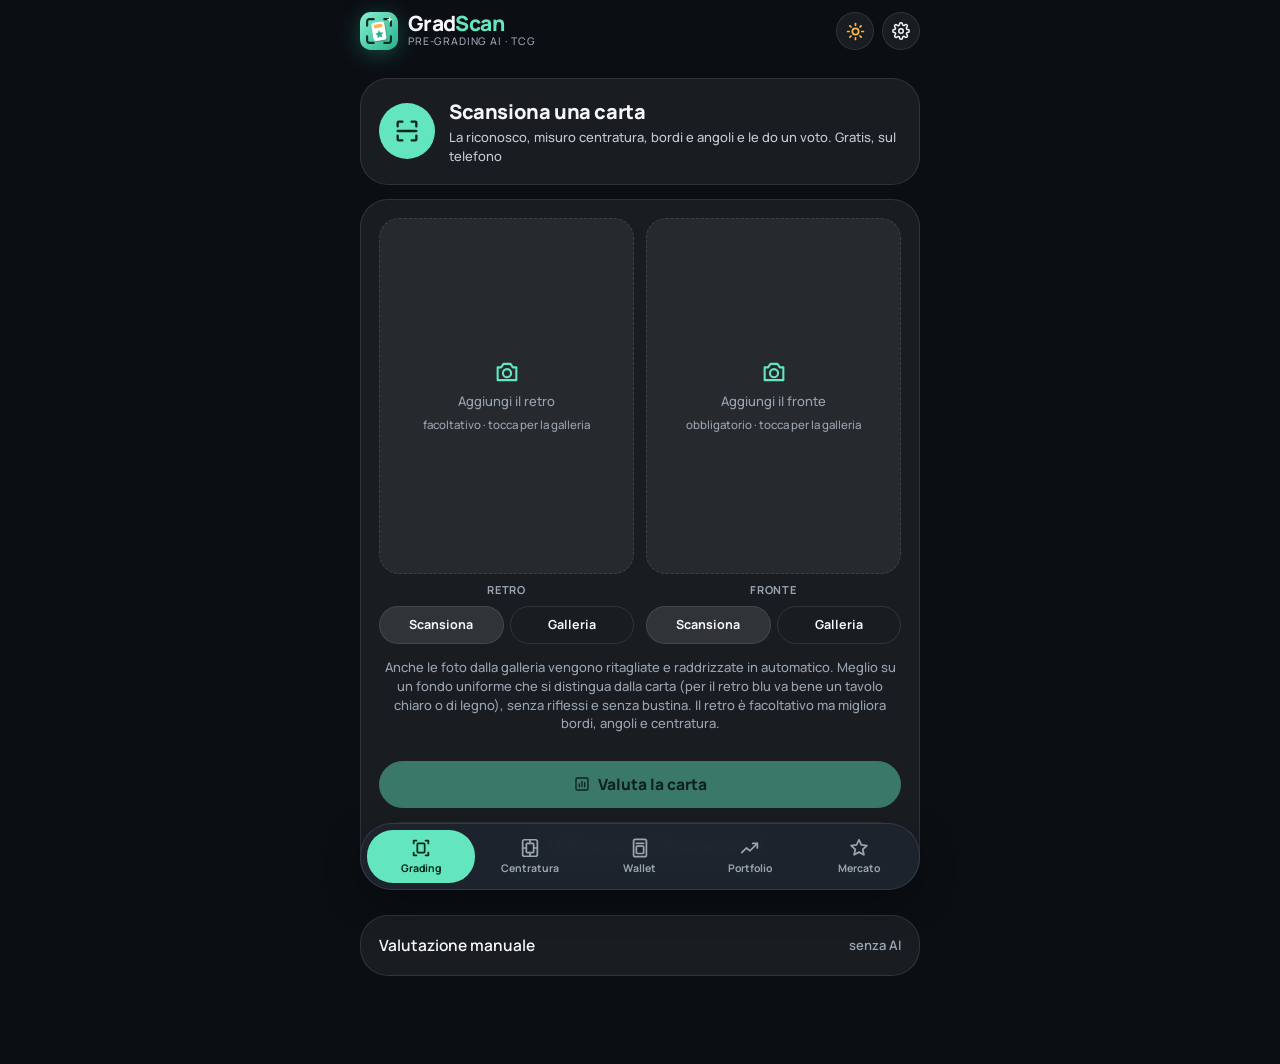
<file: index.html>
<!doctype html>
<html lang="it">
<head>
<meta charset="utf-8">
<meta name="viewport" content="width=device-width,initial-scale=1,viewport-fit=cover">
<title>GradScan</title>
<meta name="description" content="Scanner e pre-grading AI di carte Pokémon e TCG dal telefono, con standard PSA, Beckett e CGC.">
<meta name="theme-color" content="#F2F4F7" media="(prefers-color-scheme: light)">
<meta name="theme-color" content="#0B0F14" media="(prefers-color-scheme: dark)">
<meta name="apple-mobile-web-app-capable" content="yes">
<meta name="mobile-web-app-capable" content="yes">
<meta name="apple-mobile-web-app-status-bar-style" content="default">
<meta name="apple-mobile-web-app-title" content="GradScan">
<script>var t="dark";try{var v=localStorage.getItem("gml-theme");if(v==="light"||v==="dark")t=v}catch(e){}document.documentElement.dataset.theme=t;</script>
<link rel="manifest" href="manifest.webmanifest">
<link rel="icon" href="icon.svg" type="image/svg+xml">
<link rel="apple-touch-icon" href="icon-192.png">
<link rel="preconnect" href="https://fonts.googleapis.com">
<link rel="preconnect" href="https://fonts.gstatic.com" crossorigin>
<link rel="stylesheet" href="https://fonts.googleapis.com/css2?family=Manrope:wght@400;500;600;700;800&display=swap">
<link rel="stylesheet" href="styles.css">
</head>
<body>
<header class="top">
  <div class="wrap">
    <div class="brand">
      <svg class="brand-mark" viewBox="0 0 64 64" aria-hidden="true"><defs><linearGradient id="gsg" x1="0" y1="0" x2="1" y2="1"><stop offset="0" stop-color="#86F2D2"/><stop offset="1" stop-color="#26B08D"/></linearGradient></defs><rect width="64" height="64" rx="18" fill="url(#gsg)"/><path d="M12 23v-7a4 4 0 0 1 4-4h7M41 12h7a4 4 0 0 1 4 4v7M52 41v7a4 4 0 0 1-4 4h-7M23 52h-7a4 4 0 0 1-4-4v-7" fill="none" stroke="#0B2E24" stroke-width="3.6" stroke-linecap="round"/><g transform="rotate(-9 32 33)"><rect x="21" y="17" width="22" height="31" rx="4.5" fill="#0B2E24" opacity=".25" transform="translate(1.6 2)"/><rect x="21" y="17" width="22" height="31" rx="4.5" fill="#FFFFFF"/><rect x="24.5" y="20.5" width="15" height="6" rx="3" fill="#FFB547"/><path d="M32 30.5l2.1 4.3 4.7.7-3.4 3.3.8 4.7-4.2-2.2-4.2 2.2.8-4.7-3.4-3.3 4.7-.7z" fill="#26B08D"/></g><path d="M50 7.5l1.5 3.7 3.7 1.5-3.7 1.5L50 18l-1.5-3.8-3.7-1.5 3.7-1.5z" fill="#FFF3C4"/></svg>
      <div>
        <div class="brand-name">Grad<span>Scan</span></div>
        <div class="brand-sub">Pre-grading AI · TCG</div>
      </div>
    </div>
    <button class="icon-btn" id="btn-theme" aria-label="Passa al tema scuro"><svg class="ic-moon" viewBox="0 0 24 24" fill="none" stroke="currentColor" stroke-width="2.2" stroke-linecap="round" stroke-linejoin="round"><path d="M21 12.8A9 9 0 1 1 11.2 3a7 7 0 0 0 9.8 9.8z"/></svg><svg class="ic-sun" viewBox="0 0 24 24" fill="none" stroke="currentColor" stroke-width="2.2" stroke-linecap="round"><circle cx="12" cy="12" r="4"/><path d="M12 2v2M12 20v2M4.9 4.9l1.4 1.4M17.7 17.7l1.4 1.4M2 12h2M20 12h2M4.9 19.1l1.4-1.4M17.7 6.3l1.4-1.4"/></svg></button>
    <button class="icon-btn" id="btn-settings" aria-label="Impostazioni"><svg viewBox="0 0 24 24" fill="none" stroke="currentColor" stroke-width="2" stroke-linecap="round" stroke-linejoin="round"><circle cx="12" cy="12" r="3"/><path d="M19.4 15a1.7 1.7 0 0 0 .3 1.8l.1.1a2 2 0 1 1-2.8 2.8l-.1-.1a1.7 1.7 0 0 0-1.8-.3 1.7 1.7 0 0 0-1 1.5V21a2 2 0 1 1-4 0v-.1a1.7 1.7 0 0 0-1.1-1.5 1.7 1.7 0 0 0-1.8.3l-.1.1a2 2 0 1 1-2.8-2.8l.1-.1a1.7 1.7 0 0 0 .3-1.8 1.7 1.7 0 0 0-1.5-1H3a2 2 0 1 1 0-4h.1a1.7 1.7 0 0 0 1.5-1.1 1.7 1.7 0 0 0-.3-1.8l-.1-.1a2 2 0 1 1 2.8-2.8l.1.1a1.7 1.7 0 0 0 1.8.3H9a1.7 1.7 0 0 0 1-1.5V3a2 2 0 1 1 4 0v.1a1.7 1.7 0 0 0 1 1.5 1.7 1.7 0 0 0 1.8-.3l.1-.1a2 2 0 1 1 2.8 2.8l-.1.1a1.7 1.7 0 0 0-.3 1.8V9a1.7 1.7 0 0 0 1.5 1H21a2 2 0 1 1 0 4h-.1a1.7 1.7 0 0 0-1.5 1z"/></svg></button>
  </div>
</header>

<main class="wrap">

<!-- GRADE -->
<section class="view" id="v-grade" data-view="grade">
  <button class="scan-hero" id="btn-scan">
    <span class="scan-hero-ic"><svg viewBox="0 0 24 24" fill="none" stroke="currentColor" stroke-width="2" stroke-linecap="round" stroke-linejoin="round"><path d="M4 8V5a1 1 0 0 1 1-1h3M16 4h3a1 1 0 0 1 1 1v3M20 16v3a1 1 0 0 1-1 1h-3M8 20H5a1 1 0 0 1-1-1v-3"/><path d="M4 12h16"/></svg></span>
    <span class="scan-hero-txt"><b>Scansiona una carta</b><span>La riconosco, misuro centratura, bordi e angoli e le do un voto. Gratis, sul telefono</span></span>
  </button>
  <div class="panel" style="display:flex;flex-direction:column;gap:14px">
    <div class="field-wrap" id="accuracy-wrap" style="max-width:280px;align-self:center;width:100%">
      <label for="accuracy">Precisione grading</label>
      <select id="accuracy" class="field">
        <option value="default">Standard · 1 analisi, più veloce</option>
        <option value="complex">Alta · 3 analisi, voto più stabile</option>
      </select>
    </div>
    <div class="slots">
      <div class="slot" id="slot-back">
        <label class="slot-face" id="face-back" for="in-back"></label>
        <input type="file" accept="image/jpeg,image/png,image/webp,image/heic,image/heif,image/gif" class="sr" id="in-back">
        <input type="file" accept="image/*" capture="environment" class="sr" id="cam-back">
        <div class="slot-name">Retro</div>
        <div class="slot-btns"><button class="btn sm" data-scan="back">Scansiona</button><label class="btn sm ghost" for="in-back">Galleria</label></div>
      </div>
      <div class="slot" id="slot-front">
        <label class="slot-face" id="face-front" for="in-front"></label>
        <input type="file" accept="image/jpeg,image/png,image/webp,image/heic,image/heif,image/gif" class="sr" id="in-front">
        <input type="file" accept="image/*" capture="environment" class="sr" id="cam-front">
        <div class="slot-name">Fronte</div>
        <div class="slot-btns"><button class="btn sm" data-scan="front">Scansiona</button><label class="btn sm ghost" for="in-front">Galleria</label></div>
      </div>
    </div>
    <p class="small muted" style="margin:0;text-align:center">Anche le foto dalla galleria vengono ritagliate e raddrizzate in automatico. Meglio su un fondo uniforme che si distingua dalla carta (per il retro blu va bene un tavolo chiaro o di legno), senza riflessi e senza bustina. Il retro è facoltativo ma migliora bordi, angoli e centratura.</p>
    <div id="ai-state"></div>
    <button class="btn primary block" id="btn-analyze" disabled>
      <svg viewBox="0 0 24 24" fill="none" stroke="currentColor" stroke-width="2" stroke-linecap="round"><rect x="3" y="3" width="18" height="18" rx="2"/><path d="M8 16v-4M12 16V8M16 16v-6"/></svg>
      <span>Analizza con AI</span>
    </button>
    <button class="btn ghost block" id="btn-to-center">
      <svg viewBox="0 0 24 24" fill="none" stroke="currentColor" stroke-width="2" stroke-linecap="round"><path d="M4 8V4h4M20 8V4h-4M4 16v4h4M20 16v4h-4"/><circle cx="12" cy="12" r="2.5"/></svg>
      Misura la centratura a mano
    </button>
  </div>

  <div id="result"></div>

  <details class="panel manual" id="manual">
    <summary><span>Valutazione manuale</span><span class="muted small">senza AI</span></summary>
    <div class="sliders">
      <div class="field-wrap"><label for="m-name">Nome carta</label><input id="m-name" class="field" placeholder="Es. Charizard 4/102"></div>
      <div class="slider"><span>Centratura</span><input type="range" id="m-centering" min="1" max="10" step="0.5" value="9"><b class="mono" id="m-centering-v">9.0</b></div>
      <div class="slider"><span>Angoli</span><input type="range" id="m-corners" min="1" max="10" step="0.5" value="9"><b class="mono" id="m-corners-v">9.0</b></div>
      <div class="slider"><span>Bordi</span><input type="range" id="m-edges" min="1" max="10" step="0.5" value="9"><b class="mono" id="m-edges-v">9.0</b></div>
      <div class="slider"><span>Superficie</span><input type="range" id="m-surface" min="1" max="10" step="0.5" value="9"><b class="mono" id="m-surface-v">9.0</b></div>
      <button class="btn block" id="btn-manual">Aggiungi al Wallet con questi voti</button>
    </div>
  </details>
</section>

<!-- CENTERING -->
<section class="view" id="v-centering" data-view="centering" hidden>
  <div class="view-title"><h1>Bordi della carta</h1><button class="icon-btn" data-help="centering" aria-label="Come funziona"><svg viewBox="0 0 24 24" fill="none" stroke="currentColor" stroke-width="2" stroke-linecap="round"><circle cx="12" cy="12" r="9"/><path d="M9.5 9a2.5 2.5 0 1 1 3.5 2.3c-.7.3-1 .9-1 1.7M12 17h.01"/></svg></button></div>
  <div class="step outer" id="c-step">
    <div class="ic"><svg viewBox="0 0 24 24" fill="none" stroke="currentColor" stroke-width="2" stroke-linecap="round"><path d="M4 8V4h4M20 8V4h-4M4 16v4h4M20 16v4h-4"/></svg></div>
    <div><b id="c-step-t">Passo 1: bordo esterno</b><span class="small muted" id="c-step-d">Trascina le maniglie arancioni sui 4 angoli esterni della carta</span></div>
  </div>
  <div class="row">
    <div class="seg" style="flex:1 1 200px" role="group" aria-label="Lato">
      <button id="c-side-front" aria-pressed="true">Fronte</button>
      <button id="c-side-back" aria-pressed="false">Retro</button>
    </div>
    <label class="btn sm" for="c-file" style="flex:0 0 auto">
      <svg viewBox="0 0 24 24" fill="none" stroke="currentColor" stroke-width="2" stroke-linecap="round"><path d="M12 16V4M7 9l5-5 5 5M4 20h16"/></svg>Carica foto
    </label>
    <input type="file" accept="image/*" id="c-file" class="sr">
  </div>
  <div class="stage" id="c-stage">
    <canvas id="c-canvas"></canvas>
    <canvas id="c-loupe" class="loupe" width="256" height="256" hidden></canvas>
    <div class="stage-empty" id="c-empty">
      <div style="display:flex;flex-direction:column;gap:10px;align-items:center">
        <svg width="40" height="40" viewBox="0 0 24 24" fill="none" stroke="currentColor" stroke-width="1.6" stroke-linecap="round"><rect x="5" y="3" width="14" height="18" rx="2"/><rect x="8" y="6" width="8" height="12" rx="1" stroke-dasharray="2 2"/></svg>
        <span>Carica una foto o usa quella del grading. Misuri il rapporto tra i bordi stampati opposti.</span>
      </div>
    </div>
  </div>
  <div class="row">
    <button class="btn tone-outer" id="c-reset"><svg viewBox="0 0 24 24" fill="none" stroke="currentColor" stroke-width="2" stroke-linecap="round"><path d="M20 12a8 8 0 1 1-2.3-5.7M20 4v5h-5"/></svg>Reset</button>
    <button class="btn tone-inner" id="c-switch"><svg viewBox="0 0 24 24" fill="none" stroke="currentColor" stroke-width="2" stroke-linecap="round"><path d="M4 8h13l-3-3M20 16H7l3 3"/></svg><span id="c-switch-t">Passa all'interno</span></button>
  </div>
  <button class="btn tone-go block" id="c-analyze"><svg viewBox="0 0 24 24" fill="none" stroke="currentColor" stroke-width="2.2" stroke-linecap="round"><circle cx="12" cy="12" r="9"/><path d="M8 12l3 3 5-6"/></svg>Analizza centratura</button>
  <div id="c-result"></div>
</section>

<!-- SLABS -->
<section class="view" id="v-slabs" data-view="slabs" hidden>
  <div class="view-title"><h1>Wallet</h1><button class="icon-btn" id="btn-resync" aria-label="Aggiorna"><svg viewBox="0 0 24 24" fill="none" stroke="currentColor" stroke-width="2" stroke-linecap="round"><path d="M20 12a8 8 0 1 1-2.3-5.7M20 4v5h-5"/></svg></button></div>
  <div class="wallet-sum" id="wallet-sum"></div>
  <div class="list" id="slab-list"></div>
</section>

<!-- PORTFOLIO -->
<section class="view" id="v-portfolio" data-view="portfolio" hidden>
  <div class="view-title"><h1>Portfolio</h1></div>
  <div class="tabs-line" role="group" aria-label="Sezione">
    <button id="p-tab-pf" aria-pressed="true">Portfolio</button>
    <button id="p-tab-search" aria-pressed="false">Cerca</button>
  </div>
  <div id="p-main" class="view"></div>
  <div id="p-search" class="view" hidden>
    <div class="panel" style="display:flex;flex-direction:column;gap:12px">
      <div class="filters">
        <div class="field-wrap"><label for="ps-game">Gioco</label><select id="ps-game" class="field"></select></div>
      </div>
      <div class="field-wrap"><label for="ps-q">Carta o prodotto</label><input id="ps-q" class="field" placeholder="Es. Umbreon VMAX Evolving Skies"></div>
      <button class="btn primary block" id="ps-go"><svg viewBox="0 0 24 24" fill="none" stroke="currentColor" stroke-width="2" stroke-linecap="round"><circle cx="11" cy="11" r="7"/><path d="M20 20l-4-4"/></svg>Cerca e stima prezzo</button>
      <div id="ps-results" class="list"></div>
    </div>
    <details class="panel manual">
      <summary><span>Aggiungi a mano</span><span class="muted small">prezzo tuo</span></summary>
      <div class="sliders">
        <div class="field-wrap"><label for="pm-name">Nome</label><input id="pm-name" class="field" placeholder="Es. Pikachu 58/102"></div>
        <div class="field-wrap"><label for="pm-set">Set</label><input id="pm-set" class="field" placeholder="Es. Base Set"></div>
        <div class="row">
          <div class="field-wrap"><label for="pm-price">Prezzo $</label><input id="pm-price" class="field mono" inputmode="decimal" placeholder="12.50"></div>
          <div class="field-wrap"><label for="pm-var">Variante</label><select id="pm-var" class="field"><option>Normal</option><option>Holo</option><option>Reverse Holo</option><option>Sealed</option><option>Graded</option></select></div>
        </div>
        <button class="btn block" id="pm-add">Aggiungi al portfolio</button>
      </div>
    </details>
  </div>
</section>

<!-- MARKET -->
<section class="view" id="v-market" data-view="market" hidden>
  <div class="view-title"><h1 id="m-title">Da comprare</h1><button class="icon-btn" data-help="market" aria-label="Come leggere i punteggi"><svg viewBox="0 0 24 24" fill="none" stroke="currentColor" stroke-width="2" stroke-linecap="round"><circle cx="12" cy="12" r="9"/><path d="M9.5 9a2.5 2.5 0 1 1 3.5 2.3c-.7.3-1 .9-1 1.7M12 17h.01"/></svg></button></div>
  <div class="seg" role="group" aria-label="Strumento">
    <button id="m-tab-worth" aria-pressed="true">Opportunità</button>
    <button id="m-tab-flip" aria-pressed="false">Grade Flip</button>
  </div>
  <div id="m-worth" class="view">
    <div class="filters">
      <div class="field-wrap"><label for="w-game">Gioco</label><select id="w-game" class="field"></select></div>
      <div class="field-wrap"><label for="w-price">Prezzo</label><select id="w-price" class="field"><option>$0 – $5</option><option>$5 – $20</option><option>$20 – $50</option><option>$50 – $200</option><option>$200+</option></select></div>
    </div>
    <button class="btn primary block" id="w-go">Trova opportunità con AI</button>
    <div id="w-state"></div>
    <div class="list" id="w-list"></div>
  </div>
  <div id="m-flip" class="view" hidden>
    <div class="filters">
      <div class="field-wrap"><label for="f-era">Era</label><select id="f-era" class="field"><option>Moderna</option><option>Vintage</option><option>Tutte</option></select></div>
      <div class="field-wrap"><label for="f-raw">Raw</label><select id="f-raw" class="field"><option>$0 – $5</option><option selected>$5 – $50</option><option>$50 – $200</option></select></div>
      <div class="field-wrap"><label for="f-game">Categoria</label><select id="f-game" class="field"></select></div>
    </div>
    <div class="field-wrap" style="max-width:220px"><label for="f-fee">Costo grading stimato $</label><input id="f-fee" class="field mono" inputmode="decimal" value="25"></div>
    <button class="btn primary block" id="f-go">Trova grade flip con AI</button>
    <div id="f-state"></div>
    <div class="list" id="f-list"></div>
  </div>
</section>
</main>

<nav class="tabbar" aria-label="Sezioni">
  <div class="wrap">
    <button data-go="grade"><svg viewBox="0 0 24 24" fill="none" stroke="currentColor" stroke-width="1.9" stroke-linecap="round" stroke-linejoin="round"><path d="M4 7V4h3M17 4h3v3M20 17v3h-3M7 20H4v-3"/><rect x="8" y="7" width="8" height="10" rx="1"/></svg>Grading</button>
    <button data-go="centering"><svg viewBox="0 0 24 24" fill="none" stroke="currentColor" stroke-width="1.9" stroke-linecap="round"><rect x="4" y="3" width="16" height="18" rx="2"/><rect x="8" y="7" width="8" height="10" rx="1"/><path d="M12 3v4M12 17v4M4 12h4M16 12h4"/></svg>Centratura</button>
    <button data-go="slabs"><svg viewBox="0 0 24 24" fill="none" stroke="currentColor" stroke-width="1.9" stroke-linecap="round"><rect x="5" y="2.5" width="14" height="19" rx="2"/><path d="M8 7h8"/><rect x="8" y="10" width="8" height="8" rx="1"/></svg>Wallet</button>
    <button data-go="portfolio"><svg viewBox="0 0 24 24" fill="none" stroke="currentColor" stroke-width="1.9" stroke-linecap="round" stroke-linejoin="round"><path d="M3 17l5-5 4 3 8-8"/><path d="M15 7h5v5"/></svg>Portfolio</button>
    <button data-go="market"><svg viewBox="0 0 24 24" fill="none" stroke="currentColor" stroke-width="1.9" stroke-linecap="round" stroke-linejoin="round"><path d="M12 3l2.6 5.6 6 .7-4.5 4.1 1.2 6L12 16.5 6.7 19.4l1.2-6L3.4 9.3l6-.7z"/></svg>Mercato</button>
  </div>
</nav>

<div class="modal" id="modal" hidden><div class="modal-box" id="modal-box" role="dialog" aria-modal="true"></div></div>
<div class="toast" id="toast" hidden></div>

<script src="scanner.js"></script>
<script src="local.js"></script>
<script src="app.js"></script>
</body>
</html>
</file>
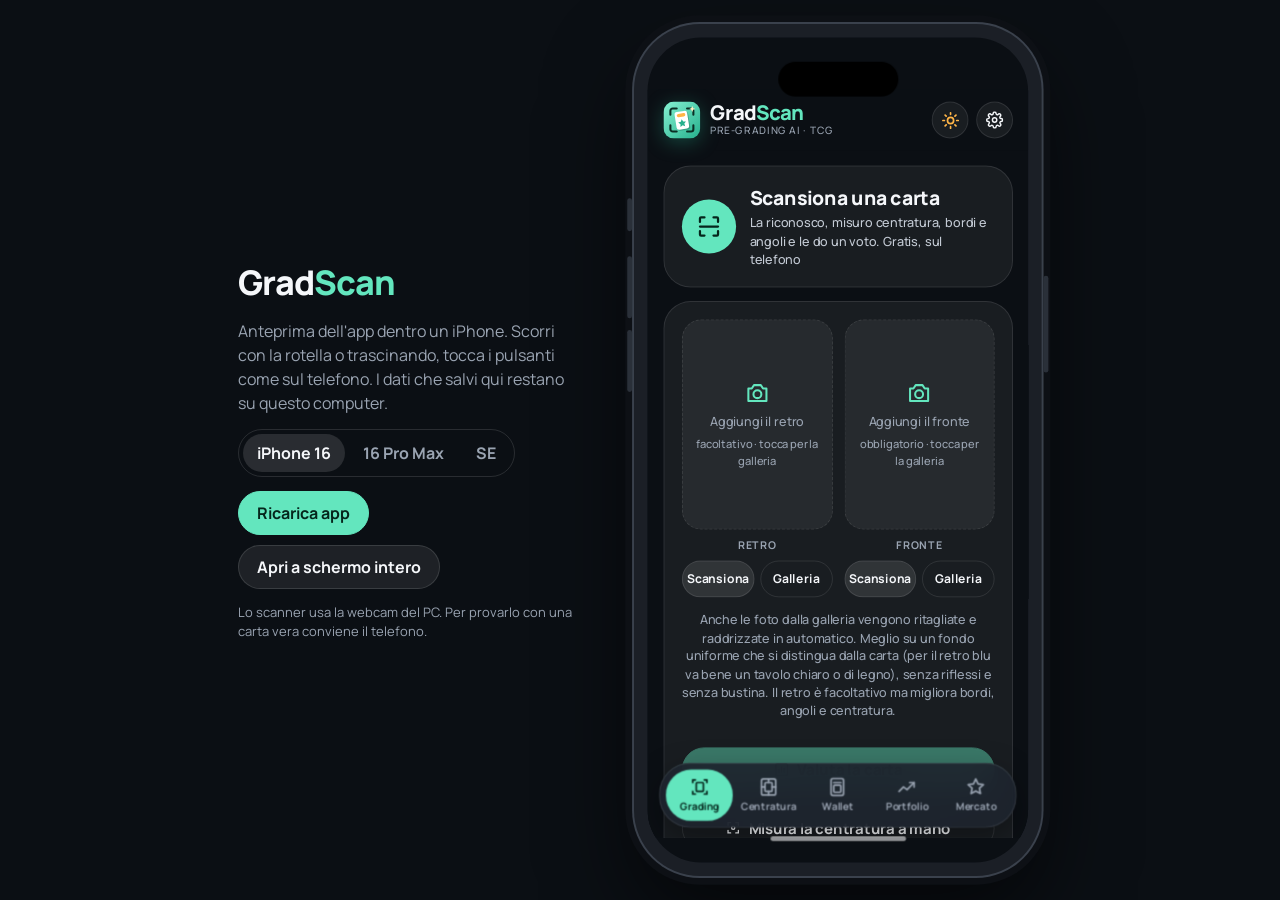
<file: iphone.html>
<!doctype html>
<html lang="it">
<head>
<meta charset="utf-8">
<meta name="viewport" content="width=device-width,initial-scale=1">
<title>GradScan · anteprima iPhone</title>
<link rel="icon" href="icon.svg" type="image/svg+xml">
<link rel="stylesheet" href="https://fonts.googleapis.com/css2?family=Manrope:wght@500;600;700;800&display=swap">
<style>
:root{--bg:#0B0F14;--fg:#F5F7FA;--muted:#9AA4B2;--line:rgba(255,255,255,.12);--accent:#63E6BE;--on-accent:#05261C;color-scheme:dark}
*{box-sizing:border-box}
html,body{margin:0;height:100%;background:var(--bg);color:var(--fg);font-family:Manrope,-apple-system,system-ui,sans-serif}
.page{min-height:100%;display:flex;align-items:center;justify-content:center;gap:56px;padding:24px max(16px,env(safe-area-inset-right,0px)) 24px max(16px,env(safe-area-inset-left,0px));flex-wrap:wrap}
.side{max-width:340px;display:flex;flex-direction:column;gap:14px}
.side h1{margin:0;font-size:34px;font-weight:800;letter-spacing:-.03em}
.side h1 span{color:var(--accent)}
.side p{margin:0;color:var(--muted);line-height:1.5}
.row{display:flex;gap:10px;flex-wrap:wrap}
.btn{display:inline-flex;align-items:center;justify-content:center;min-height:44px;padding:0 18px;border-radius:99px;border:1px solid var(--line);background:rgba(255,255,255,.08);color:var(--fg);font:inherit;font-weight:700;text-decoration:none;cursor:pointer}
.btn.primary{background:var(--accent);border-color:var(--accent);color:var(--on-accent)}
.seg{display:flex;gap:4px;padding:4px;border:1px solid var(--line);border-radius:99px;align-self:flex-start}
.seg button{border:0;background:transparent;color:var(--muted);font:inherit;font-weight:700;padding:8px 14px;border-radius:99px;cursor:pointer}
.seg button[aria-pressed="true"]{background:rgba(255,255,255,.12);color:var(--fg)}
.stage{--s:1;width:calc(var(--W) * 1px * var(--s) + 28px * var(--s));height:calc(var(--H) * 1px * var(--s) + 28px * var(--s));flex:none}
.phone{width:calc(var(--W) * 1px + 28px);height:calc(var(--H) * 1px + 28px);transform:scale(var(--s));transform-origin:top left;border-radius:68px;padding:14px;background:#1b1f26;box-shadow:0 0 0 2px #3a414c,0 0 0 9px #0d1015,0 40px 90px rgba(0,0,0,.6);position:relative}
.screen{width:100%;height:100%;border-radius:55px;overflow:hidden;background:#0B0F14;position:relative;padding:54px 0 26px;display:flex}
.screen iframe{width:100%;flex:1;border:0;display:block;background:var(--bg)}
.island{position:absolute;top:25px;left:50%;transform:translateX(-50%);width:124px;height:36px;border-radius:20px;background:#000;z-index:2;pointer-events:none}
.home{position:absolute;bottom:22px;left:50%;transform:translateX(-50%);width:140px;height:5px;border-radius:3px;background:rgba(255,255,255,.55);z-index:2;pointer-events:none}
.btns i{position:absolute;background:#2a3039;border-radius:3px;width:5px}
kbd{font-family:inherit;font-size:12px;padding:2px 6px;border:1px solid var(--line);border-radius:6px}
</style>
</head>
<body>
<div class="page">
  <div class="side">
    <h1>Grad<span>Scan</span></h1>
    <p>Anteprima dell'app dentro un iPhone. Scorri con la rotella o trascinando, tocca i pulsanti come sul telefono. I dati che salvi qui restano su questo computer.</p>
    <div class="seg" role="group" aria-label="Modello">
      <button data-m="393,852" aria-pressed="true">iPhone 16</button>
      <button data-m="430,932" aria-pressed="false">16 Pro Max</button>
      <button data-m="375,667" aria-pressed="false">SE</button>
    </div>
    <div class="row">
      <button class="btn primary" id="reload">Ricarica app</button>
      <a class="btn" href="./" target="_blank" rel="noopener">Apri a schermo intero</a>
    </div>
    <p style="font-size:13px">Lo scanner usa la webcam del PC. Per provarlo con una carta vera conviene il telefono.</p>
  </div>
  <div class="stage" id="stage">
    <div class="phone">
      <div class="btns"><i style="left:-7px;top:180px;height:34px"></i><i style="left:-7px;top:240px;height:64px"></i><i style="left:-7px;top:316px;height:64px"></i><i style="right:-7px;top:260px;height:100px"></i></div>
      <div class="screen">
        <div class="island"></div>
        <iframe id="app" src="./" title="GradScan" allow="camera; clipboard-write"></iframe>
        <div class="home"></div>
      </div>
    </div>
  </div>
</div>
<script>
const stage = document.getElementById("stage"), app = document.getElementById("app");
let W = 393, H = 852;
function fit() {
  stage.style.setProperty("--W", W); stage.style.setProperty("--H", H);
  const s = Math.min(1, (innerHeight - 48) / (H + 28), (innerWidth - 32) / (W + 28));
  stage.style.setProperty("--s", Math.max(0.4, s));
}
document.querySelectorAll("[data-m]").forEach(b => b.addEventListener("click", () => {
  [W, H] = b.dataset.m.split(",").map(Number);
  document.querySelectorAll("[data-m]").forEach(x => x.setAttribute("aria-pressed", x === b)); fit();
}));
document.getElementById("reload").addEventListener("click", () => { app.src = "./?t=" + Date.now(); });
addEventListener("resize", fit); fit();
</script>
</body>
</html>
</file>
<file: styles.css>
/* Layout: one phone-width column, quiet header, floating pill tab bar; each tab is a "view".
   Notte Vetro: near-black ground, frosted glass cards, Manrope, mint + amber, Apple Watch rings. */
:root{
  --bg:#0B0F14;
  --panel:#141A22;
  --panel-2:#1C2430;
  --glass:rgba(255,255,255,.06);
  --glass-2:rgba(255,255,255,.10);
  --line:rgba(255,255,255,.10);
  --ink-line:rgba(255,255,255,.10);
  --track:rgba(255,255,255,.10);
  --fg:#F5F7FA;
  --soft:#C4CBD5;
  --muted:#9AA4B2;
  --accent:#63E6BE;
  --accent-2:#8FF0D2;
  --on-accent:#05261C;
  --sun:#FFB547;
  --sun-2:rgba(255,181,71,.14);
  --on-sun:#2A1A00;
  --good:#63E6BE;
  --warn:#FFB547;
  --bad:#FF6B6B;
  --outer:#FFB547;
  --inner:#63E6BE;
  --teal:#63E6BE;
  --stage:#05080C;
  --tabbar:rgba(30,36,46,.92);
  --shadow:0 18px 40px rgba(0,0,0,.35);
  --shadow-sm:none;
  --bw:1px;
  --plastic-1:#EEF2F6;
  --plastic-2:#B9C2CE;
  --ink:#0F151D;
  --label-fg:#F5F7FA;
  --label-accent:#63E6BE;
  --label-line:#2A3442;
  --f-display:"Manrope", -apple-system, "SF Pro Display", system-ui, sans-serif;
  --f-body:"Manrope", -apple-system, "SF Pro Text", system-ui, sans-serif;
  --f-mono:"Manrope", -apple-system, system-ui, sans-serif;
  --r:24px;
  color-scheme:dark;
}
:root[data-theme="light"]{
  --bg:#F2F4F7;--panel:#FFFFFF;--panel-2:#E9EDF2;--glass:#FFFFFF;--glass-2:#F2F4F7;
  --line:rgba(15,23,42,.10);--ink-line:rgba(15,23,42,.10);--track:rgba(15,23,42,.08);
  --fg:#0F1720;--soft:#334155;--muted:#5B6676;--accent:#0E9F7A;--accent-2:#0B7F62;--on-accent:#FFFFFF;
  --sun:#FFB547;--sun-2:rgba(255,181,71,.18);--on-sun:#2A1A00;--good:#0E9F7A;--warn:#B26B00;--bad:#D64545;
  --tabbar:rgba(255,255,255,.92);--shadow:0 14px 34px rgba(15,23,42,.10);--teal:#0B7F62;--label-accent:#63E6BE;
  color-scheme:light;
}
*{box-sizing:border-box}
html,body{background:var(--bg);color:var(--fg)}
body{font-family:var(--f-body);font-size:15.5px;line-height:1.45;padding-left:max(16px, env(safe-area-inset-left,0px));padding-right:max(16px, env(safe-area-inset-right,0px));padding-block:0 calc(88px + env(safe-area-inset-bottom,0px));min-height:100%}
body::before{content:"";position:fixed;inset:0 0 auto;height:env(safe-area-inset-top,0px);z-index:10;background:var(--bg)}
button,input,select{font:inherit;color:inherit}
button{cursor:pointer}
:focus-visible{outline:2px solid var(--accent-2);outline-offset:2px}
.wrap{max-width:560px;margin:0 auto}
.sr{position:absolute;width:1px;height:1px;opacity:0;pointer-events:none}
.mono{font-family:var(--f-mono);font-variant-numeric:tabular-nums}
h1,h2,h3{font-family:var(--f-display);text-wrap:balance;margin:0}

/* header */
.top{position:sticky;top:env(safe-area-inset-top,0px);z-index:9;background:var(--bg);margin-inline:calc(-1*max(16px, env(safe-area-inset-left,0px)));padding:12px max(16px, env(safe-area-inset-right,0px)) 12px max(16px, env(safe-area-inset-left,0px));border-bottom:1px solid var(--line)}
.top .wrap{display:flex;align-items:center;gap:12px}
.brand{display:flex;align-items:center;gap:10px;flex:1;min-width:0}
.brand-mark{width:30px;height:38px;flex:none}
.brand-name{font-family:var(--f-display);font-weight:800;font-size:19px;letter-spacing:-.02em;line-height:1;color:var(--accent-2)}
.brand-sub{font-family:var(--f-mono);font-size:10.5px;color:var(--muted);letter-spacing:.08em;text-transform:uppercase}
.sync{font-family:var(--f-mono);font-size:11px;padding:5px 9px;border-radius:99px;border:1px solid var(--line);color:var(--muted);white-space:nowrap}
.sync.ok{color:var(--good);border-color:color-mix(in srgb,var(--good) 40%,transparent)}
.sync.local{color:var(--warn);border-color:color-mix(in srgb,var(--warn) 40%,transparent)}

/* views */
main{padding-top:16px}
.view{display:flex;flex-direction:column;gap:14px}
.view-title{display:flex;align-items:center;justify-content:space-between;gap:10px}
.view-title h1{font-size:28px;font-weight:800;letter-spacing:-.03em}
.icon-btn{width:42px;height:42px;border-radius:99px;box-shadow:var(--shadow);border:1px solid var(--line);background:var(--panel);display:grid;place-items:center;flex:none}
.icon-btn svg{width:18px;height:18px}

.panel{background:var(--panel);border:1px solid var(--line);border-radius:var(--r);padding:18px;box-shadow:var(--shadow)}
.eyebrow{font-family:var(--f-mono);font-size:11px;letter-spacing:.12em;text-transform:uppercase;color:var(--accent-2)}
.muted{color:var(--muted)}
.small{font-size:13px}

.btn{display:inline-flex;align-items:center;justify-content:center;gap:8px;border-radius:99px;border:1px solid var(--line);background:var(--panel-2);padding:11px 16px;font-weight:600;min-height:44px}
.btn svg{width:17px;height:17px;flex:none}
.btn.primary{background:var(--accent);border-color:var(--accent);color:var(--on-accent);box-shadow:0 8px 20px color-mix(in srgb,var(--accent) 35%,transparent)}
.btn.primary:disabled{opacity:.45;cursor:not-allowed}
.btn.ghost{background:transparent}
.btn.block{width:100%}
.btn.tone-outer{color:var(--outer);border-color:color-mix(in srgb,var(--outer) 45%,transparent);background:color-mix(in srgb,var(--outer) 10%,transparent)}
.btn.tone-inner{color:var(--inner);border-color:color-mix(in srgb,var(--inner) 45%,transparent);background:color-mix(in srgb,var(--inner) 10%,transparent)}
.btn.tone-go{background:var(--good);border-color:var(--good);color:var(--on-accent)}
.btn.tone-bad{color:var(--bad);border-color:color-mix(in srgb,var(--bad) 45%,transparent)}
.btn.sm{min-height:36px;padding:7px 14px;font-size:13.5px;border-radius:99px}
.row{display:flex;gap:10px;flex-wrap:wrap}
.row > .btn{flex:1 1 140px}

select.field,input.field{width:100%;background:var(--bg);border:1px solid var(--line);border-radius:14px;padding:10px 12px;min-height:44px}
.field-wrap{display:flex;flex-direction:column;gap:4px;min-width:0;flex:1 1 120px}
.field-wrap label{font-family:var(--f-mono);font-size:10.5px;letter-spacing:.1em;text-transform:uppercase;color:var(--accent-2)}
.filters{display:flex;gap:10px;flex-wrap:wrap}
.filters .field-wrap{border:1.5px solid color-mix(in srgb,var(--accent) 45%,var(--line));border-radius:18px;padding:7px 10px 4px;background:var(--panel)}
.filters select.field{border:0;padding:2px 0 6px;min-height:0;background:transparent;font-weight:600}

.seg{display:flex;background:var(--panel-2);border:1px solid var(--line);border-radius:99px;padding:4px;gap:4px}
.seg button{flex:1;border:0;background:transparent;border-radius:99px;padding:9px 8px;font-weight:600;color:var(--muted);display:flex;align-items:center;justify-content:center;gap:7px}
.seg button[aria-pressed="true"]{background:var(--panel);color:var(--accent-2);box-shadow:var(--shadow)}
.count{font-family:var(--f-mono);font-size:11px;padding:2px 7px;border-radius:99px;background:color-mix(in srgb,var(--accent) 25%,transparent);color:var(--accent-2)}

.notice{border-radius:16px;padding:10px 12px;font-size:13.5px;border:1px solid var(--line);background:var(--panel);display:flex;gap:10px;align-items:flex-start}
.notice svg{width:16px;height:16px;flex:none;margin-top:2px}
.notice.warn{border-color:color-mix(in srgb,var(--warn) 50%,transparent);color:var(--warn);background:color-mix(in srgb,var(--warn) 7%,transparent)}
.notice.bad{border-color:color-mix(in srgb,var(--bad) 50%,transparent);color:var(--bad);background:color-mix(in srgb,var(--bad) 8%,transparent)}
.notice.info{color:var(--muted)}
.tag-ex{font-family:var(--f-mono);font-size:10.5px;letter-spacing:.08em;text-transform:uppercase;color:var(--warn);border:1px dashed color-mix(in srgb,var(--warn) 60%,transparent);border-radius:6px;padding:2px 6px;white-space:nowrap}

/* grade view */
.savings{display:flex;align-items:center;gap:16px;border-radius:var(--r);padding:16px 18px;background:radial-gradient(140% 120% at 0% 0%,color-mix(in srgb,var(--accent) 22%,var(--panel)),var(--panel) 70%);border:1px solid var(--line);box-shadow:var(--shadow)}
.savings > svg{color:var(--accent);flex:none;background:color-mix(in srgb,var(--accent) 14%,transparent);border-radius:99px;padding:8px;width:50px;height:50px}
.savings .big{font-family:var(--f-display);font-size:30px;font-weight:800;letter-spacing:-.02em;color:var(--accent-2);line-height:1.1}
.savings .lab{font-size:12.5px;color:var(--muted);letter-spacing:.02em}
.slots{display:grid;grid-template-columns:repeat(2,minmax(0,1fr));gap:12px}
.slot{position:relative;display:flex;flex-direction:column;gap:8px;cursor:pointer;min-width:0}
.slot-face{position:relative;aspect-ratio:63/88;max-width:100%;border-radius:18px;border:2px dashed color-mix(in srgb,var(--accent) 55%,var(--line));background:radial-gradient(circle at 50% 40%,color-mix(in srgb,var(--accent) 12%,var(--panel)),var(--panel-2));display:grid;place-items:center;overflow:hidden;text-align:center;padding:10px}
.slot-face img{position:absolute;inset:0;width:100%;height:100%;object-fit:cover}
.slot.has .slot-face{border-style:solid;border-color:var(--line)}
.slot-face .ph{display:flex;flex-direction:column;align-items:center;gap:6px;color:var(--muted);font-size:13px}
.slot-face .ph svg{width:28px;height:28px;color:var(--accent-2)}
.slot-btns{display:grid;grid-template-columns:repeat(2,minmax(0,1fr));gap:6px}
.slot-btns .btn{padding:6px 2px;font-size:12.5px;min-height:38px;min-width:0;white-space:nowrap;overflow:hidden;text-overflow:ellipsis}
.slot.drag .slot-face{border-color:var(--accent);border-style:solid}
.house em{display:block;font-style:normal;font-family:var(--f-mono);font-size:10px;letter-spacing:.08em;color:var(--accent-2);margin-top:2px}
.house small{display:block;font-size:11px;color:var(--muted);margin-top:4px;line-height:1.3}
.std-table{overflow-x:auto}
.std-table table{border-collapse:collapse;width:100%;font-size:13px}
.std-table th,.std-table td{border-bottom:1px solid var(--line);padding:6px 8px;text-align:left;white-space:nowrap}
.std-table th{font-family:var(--f-mono);font-size:10.5px;letter-spacing:.08em;text-transform:uppercase;color:var(--accent-2)}
.std-table td{font-family:var(--f-mono)}
.modal-box a{color:var(--accent-2)}
.slot-name{font-family:var(--f-mono);font-size:11px;letter-spacing:.12em;text-transform:uppercase;color:var(--muted);text-align:center}
.pencil{position:absolute;top:8px;right:8px;width:30px;height:30px;border-radius:99px;background:rgba(4,40,37,.72);display:grid;place-items:center;z-index:2}
.pencil svg{width:14px;height:14px}
.scan{position:absolute;inset:0;pointer-events:none;z-index:1}
.scan::after{content:"";position:absolute;left:0;right:0;height:22%;top:-22%;background:linear-gradient(180deg,transparent,color-mix(in srgb,var(--accent-2) 55%,transparent),transparent);animation:sweep 1.6s linear infinite}
@keyframes sweep{to{top:100%}}
@media (prefers-reduced-motion:reduce){.scan::after{animation:none;top:40%}}

.result-head{text-align:center;display:flex;flex-direction:column;gap:4px}
.result-head h2{font-size:26px;font-weight:800;letter-spacing:-.02em}
.subs{display:grid;grid-template-columns:1fr 1fr;gap:10px}
.sub{background:var(--bg);border:1px solid var(--line);border-radius:18px;padding:12px;display:flex;gap:12px;align-items:center}
.sub svg{width:18px;height:18px;color:var(--good);flex:none}
.sub .k{font-family:var(--f-mono);font-size:10.5px;letter-spacing:.12em;text-transform:uppercase}
.sub .v{font-family:var(--f-mono);font-size:22px;font-weight:600;line-height:1.1}
.final{border-radius:var(--r);padding:20px 16px;text-align:center;background:var(--accent);color:var(--on-accent);position:relative;overflow:hidden}
.final::before{content:"";position:absolute;inset:-40% -10% auto;height:120%;background:radial-gradient(closest-side,rgba(255,255,255,.28),transparent);pointer-events:none}
.final .eyebrow{color:inherit;opacity:.85}
.final .n{font-family:var(--f-display);font-weight:800;font-size:76px;line-height:1;letter-spacing:-.04em;position:relative}
.final .l{font-family:var(--f-mono);letter-spacing:.14em;text-transform:uppercase;font-size:12px;opacity:.9;position:relative}
.houses{display:grid;grid-template-columns:repeat(3,1fr);gap:8px}
.house{border:1px solid var(--line);border-radius:16px;padding:8px;text-align:center;background:var(--bg)}
.house b{display:block;font-family:var(--f-mono);font-size:18px}
.house span{font-family:var(--f-mono);font-size:10.5px;letter-spacing:.1em;color:var(--muted)}
.note{background:var(--bg);border:1px solid var(--line);border-radius:18px;padding:14px}
.note h3{font-size:14px;color:var(--teal);display:flex;align-items:center;gap:8px;margin-bottom:6px;font-family:var(--f-body)}
.note p{margin:0;max-width:65ch}
.defects{margin:10px 0 0;padding-left:18px;color:var(--muted);font-size:13.5px}
details.manual summary{cursor:pointer;font-weight:600;list-style:none;display:flex;justify-content:space-between;align-items:center}
details.manual summary::-webkit-details-marker{display:none}
.sliders{display:grid;gap:12px;margin-top:12px}
.slider{display:grid;grid-template-columns:96px 1fr 44px;gap:10px;align-items:center}
.slider input[type=range]{width:100%;accent-color:var(--accent)}

/* centering */
.step{display:flex;gap:12px;align-items:center;border-radius:var(--r);box-shadow:var(--shadow);padding:12px 14px;border:1px solid var(--line);background:var(--panel)}
.step .ic{width:42px;height:42px;border-radius:99px;display:grid;place-items:center;flex:none}
.step .ic svg{width:20px;height:20px}
.step b{display:block}
.step.outer{border-color:color-mix(in srgb,var(--outer) 40%,transparent)}
.step.outer b{color:var(--outer)} .step.outer .ic{background:color-mix(in srgb,var(--outer) 18%,transparent);color:var(--outer)}
.step.inner{border-color:color-mix(in srgb,var(--inner) 40%,transparent)}
.step.inner b{color:var(--inner)} .step.inner .ic{background:color-mix(in srgb,var(--inner) 18%,transparent);color:var(--inner)}
.stage{position:relative;border-radius:var(--r);overflow:hidden;border:1px solid var(--line);background:var(--stage);touch-action:none}
.stage canvas{display:block;width:100%;touch-action:none}
.loupe{position:absolute;width:128px;height:128px;border-radius:99px;border:2px solid var(--outer);box-shadow:0 8px 30px rgba(0,0,0,.6);pointer-events:none;background:#000}
.stage-empty{aspect-ratio:63/88;max-height:60vh;margin:0 auto;display:grid;place-items:center;text-align:center;padding:20px;color:#9fd3cc}
.ratios{display:grid;grid-template-columns:1fr 1fr;gap:10px}
.ratio{background:var(--bg);border:1px solid var(--line);border-radius:18px;padding:12px}
.ratio .v{font-family:var(--f-mono);font-size:24px;font-weight:600}
.bar-split{height:8px;border-radius:99px;background:var(--panel-2);overflow:hidden;display:flex;margin-top:8px}
.bar-split i{display:block;height:100%;background:var(--accent)}
.bar-split i + i{background:var(--accent-2)}

/* slabs */
.slab-item{display:flex;flex-direction:column;gap:14px;align-items:center}
.slab-actions{display:flex;width:100%;gap:8px;align-items:center}
.slab-actions .spacer{flex:1}
.act{width:42px;height:42px;border-radius:99px;border:1px solid var(--line);background:var(--bg);display:grid;place-items:center}
.act svg{width:18px;height:18px}
.act.zoom{color:var(--teal);border-color:color-mix(in srgb,var(--teal) 40%,transparent)}
.act.share{color:var(--good);border-color:color-mix(in srgb,var(--good) 40%,transparent)}
.act.del{color:var(--bad);border-color:color-mix(in srgb,var(--bad) 40%,transparent)}
.act.del.confirm{width:auto;padding:0 14px;font-size:13px;font-weight:600;background:color-mix(in srgb,var(--bad) 15%,transparent)}
.save-btn{color:var(--warn);border-color:color-mix(in srgb,var(--warn) 45%,transparent);background:transparent}
.save-btn[aria-pressed="true"]{background:color-mix(in srgb,var(--warn) 16%,transparent)}
.slab{width:min(270px,76vw);padding:9px;border-radius:14px;background:linear-gradient(160deg,var(--plastic-1),var(--plastic-2));box-shadow:0 18px 36px rgba(4,48,44,.32), inset 0 0 0 1px rgba(255,255,255,.7);transform:perspective(900px) rotateY(-6deg) rotateX(2deg)}
.slab-label{background:var(--ink);color:var(--label-fg);border-radius:8px;padding:9px 10px;display:grid;grid-template-columns:1fr auto;gap:8px;border:2px solid var(--label-line)}
.slab-label .nm{font-family:var(--f-display);font-weight:800;font-stretch:88%;font-size:12.5px;letter-spacing:.03em;text-transform:uppercase;line-height:1.15;overflow-wrap:anywhere}
.slab-label .sl{display:grid;grid-template-columns:auto auto;gap:0 12px;margin-top:5px;font-family:var(--f-mono);font-size:8.5px;letter-spacing:.08em;text-transform:uppercase;border-left:2px solid var(--label-accent);padding-left:6px}
.slab-label .sl span:nth-child(even){text-align:right;color:#fff}
.slab-label .gr{text-align:center;border-left:1px solid var(--label-line);padding-left:9px;display:flex;flex-direction:column;justify-content:center}
.slab-label .gr .lg{font-family:var(--f-mono);font-size:8px;letter-spacing:.16em;color:var(--label-accent)}
.slab-label .gr .g{font-family:var(--f-display);font-weight:800;font-size:30px;line-height:1}
.slab-label .gr .t{font-family:var(--f-mono);font-size:8px;letter-spacing:.14em;color:var(--label-accent)}
.slab-window{margin-top:8px;border-radius:8px;background:#08201e;padding:8px;border:2px solid var(--label-line)}
.slab-window img{display:block;width:100%;aspect-ratio:63/88;object-fit:cover;border-radius:4px}

.empty{text-align:center;padding:28px 16px;display:flex;flex-direction:column;align-items:center;gap:10px}
.empty svg{width:44px;height:44px;color:var(--accent-2);opacity:.8}

/* portfolio */
.tabs-line{display:flex;border-bottom:1px solid var(--line)}
.tabs-line button{flex:1;background:none;border:0;padding:12px 6px;font-weight:600;color:var(--muted);position:relative}
.tabs-line button[aria-pressed="true"]{color:var(--accent-2)}
.tabs-line button[aria-pressed="true"]::after{content:"";position:absolute;left:30%;right:30%;bottom:-1px;height:3px;border-radius:3px;background:var(--accent)}
.pf-card{background:var(--panel);border:1px solid var(--line);border-radius:26px;padding:20px;box-shadow:var(--shadow)}
.pf-card .t{color:var(--muted);font-family:var(--f-mono);font-weight:500;font-size:12px;letter-spacing:.12em;text-transform:uppercase}
.pf-card .v{font-family:var(--f-display);font-size:40px;font-weight:800;letter-spacing:-.035em;font-variant-numeric:tabular-nums}
.delta{font-family:var(--f-mono);font-size:13px}
.delta.up{color:var(--good)} .delta.down{color:var(--bad)}
.chart svg{display:block;width:100%;height:auto}
.ranges{display:flex;gap:6px;margin-top:10px}
.ranges button{flex:1;border:0;border-radius:99px;padding:8px 0;background:var(--panel-2);color:var(--muted);font-weight:700;font-size:13px}
.ranges button[aria-pressed="true"]{background:var(--accent);color:var(--on-accent)}
.hold{display:grid;grid-template-columns:56px 1fr auto;gap:12px;align-items:center;background:var(--panel);border:1px solid var(--line);border-radius:var(--r);padding:12px 14px;box-shadow:var(--shadow)}
.hold .nm{font-weight:700;font-family:var(--f-display);line-height:1.25;overflow-wrap:anywhere}
.hold .meta{font-size:12.5px;color:var(--muted);white-space:nowrap;overflow:hidden;text-overflow:ellipsis}
.hold-info{min-width:0;display:flex;flex-direction:column;gap:4px}
.price-pill{font-family:var(--f-mono);font-size:13px;font-weight:600;color:var(--accent-2);background:var(--panel-2);border:1px solid var(--line);border-radius:99px;padding:3px 8px}
.price-edit{width:96px;font-family:var(--f-mono);background:var(--bg);border:1px solid var(--accent);border-radius:8px;padding:3px 6px}
.stepper{display:flex;align-items:center;border:1px solid var(--line);border-radius:99px;overflow:hidden;background:var(--bg)}
.stepper button{width:34px;height:34px;border:0;background:transparent;font-size:18px;color:var(--accent-2)}
.stepper span{min-width:22px;text-align:center;font-family:var(--f-mono);font-weight:600}
.list{display:flex;flex-direction:column;gap:10px}
.hdr-row{display:flex;justify-content:space-between;align-items:baseline}
.hdr-row h2{font-size:20px;font-weight:800;letter-spacing:-.02em}

/* card art (generic, generated) */
.art{position:relative;aspect-ratio:63/88;border-radius:7px;overflow:hidden;background:var(--c1);border:2px solid color-mix(in srgb,var(--c2) 70%,#fff 30%);isolation:isolate;max-width:100%}
.art::before{content:"";position:absolute;inset:12% 9% 42%;border-radius:4px;background:radial-gradient(circle at 35% 40%,color-mix(in srgb,var(--c2) 55%,#fff),var(--c2) 45%,color-mix(in srgb,var(--c1) 80%,#000) 100%);box-shadow:inset 0 0 0 1px rgba(0,0,0,.25)}
.art::after{content:"";position:absolute;inset:0;background:linear-gradient(115deg,transparent 30%,rgba(255,255,255,.35) 45%,transparent 60%);mix-blend-mode:overlay}
.art .a-name{position:absolute;left:8%;right:8%;top:3%;font-family:var(--f-display);font-weight:800;font-stretch:80%;font-size:clamp(7px,2.4vw,11px);color:#111;white-space:nowrap;overflow:hidden;text-overflow:ellipsis}
.art .a-glyph{position:absolute;left:50%;top:34%;translate:-50% -50%;width:34%;aspect-ratio:1;border-radius:50%;border:2px solid rgba(255,255,255,.7);z-index:1}
.art .a-text{position:absolute;left:9%;right:9%;top:62%;display:flex;flex-direction:column;gap:5%;height:26%}
.art .a-text i{display:block;height:3px;border-radius:2px;background:rgba(0,0,0,.28)}
.art .a-num{position:absolute;right:8%;bottom:3%;font-family:var(--f-mono);font-size:clamp(6px,1.8vw,9px);color:rgba(0,0,0,.7)}

/* market */
.mk{background:var(--panel);border:1px solid var(--line);border-radius:26px;padding:16px;box-shadow:var(--shadow);display:flex;flex-direction:column;gap:14px}
.mk-head{display:flex;align-items:center;justify-content:space-between;gap:10px;border:1px solid var(--line);background:var(--bg);border-radius:18px;padding:10px 12px}
.mk-head .nm{font-family:var(--f-display);font-weight:800;font-size:18px;letter-spacing:-.01em}
.mk-head .sub2{font-size:12.5px;color:var(--muted)}
.score{font-family:var(--f-mono);font-weight:600;border-radius:99px;padding:6px 10px;border:1.5px solid currentColor;flex:none}
.score.hi{color:var(--good)} .score.mid{color:var(--warn)} .score.lo{color:var(--bad)}
.mk-body{display:grid;grid-template-columns:38% 1fr;gap:14px;align-items:center}
.bars{display:flex;flex-direction:column;gap:9px}
.bar .lb{display:flex;justify-content:space-between;font-size:13px}
.bar .lb b{font-family:var(--f-mono)}
.bar .tr{height:6px;border-radius:99px;background:var(--panel-2);margin-top:4px;overflow:hidden}
.bar .tr i{display:block;height:100%;border-radius:99px}
.money{border:1px solid var(--line);border-radius:20px;padding:14px;text-align:center;display:flex;flex-direction:column;gap:10px;background:var(--bg)}
.money .big{font-family:var(--f-mono);font-size:26px;font-weight:600}
.roi{display:grid;grid-template-columns:repeat(3,1fr);gap:8px}
.roi div{border:1px solid var(--line);border-radius:14px;padding:8px 4px;background:var(--panel)}
.roi span{display:block;font-family:var(--f-mono);font-size:10px;letter-spacing:.1em;color:var(--muted)}
.roi b{font-family:var(--f-mono);color:var(--accent-2);font-size:14px}
.why{font-size:13.5px;color:var(--muted);margin:0}
.flip-art{width:46%;margin:0 auto}
.flip-row{display:grid;grid-template-columns:1fr auto 1.5fr;gap:10px;align-items:center}
.flip-box{border:1.5px solid var(--accent);border-radius:18px;padding:10px;text-align:center}
.flip-box.profit{border-color:var(--good)}
.flip-box span{display:block;font-family:var(--f-mono);font-size:10.5px;letter-spacing:.12em;color:var(--accent-2)}
.flip-box.profit span{color:var(--good)}
.flip-box b{font-family:var(--f-mono);font-size:19px}
.flip-box.profit b{color:var(--good)}
.arrow{width:30px;height:30px;border-radius:99px;border:1.5px solid var(--accent);display:grid;place-items:center;color:var(--accent-2)}
.arrow svg{width:14px;height:14px}
.mini-slabs{display:grid;grid-template-columns:repeat(3,1fr);gap:10px}
.mini{text-align:center;display:flex;flex-direction:column;gap:4px}
.mini .case{border-radius:8px;padding:5px;background:linear-gradient(160deg,var(--plastic-1),var(--plastic-2))}
.mini .case .hd{font-family:var(--f-display);font-weight:900;font-size:12px;color:var(--ink);background:#fff;border-radius:4px;padding:2px 0;margin-bottom:4px;letter-spacing:.04em}
.mini .gl{font-family:var(--f-mono);font-size:11px;color:var(--accent-2)}
.mini .pr{font-family:var(--f-mono);font-weight:600}

/* nav */
.tabbar{position:fixed;left:0;right:0;bottom:0;z-index:9;pointer-events:none;padding:0 max(12px, env(safe-area-inset-right,0px)) calc(10px + env(safe-area-inset-bottom,0px)) max(12px, env(safe-area-inset-left,0px))}
.tabbar .wrap{pointer-events:auto;display:grid;grid-template-columns:repeat(5,1fr);gap:2px;background:color-mix(in srgb,var(--panel) 90%,transparent);backdrop-filter:blur(14px);border:1px solid var(--line);border-radius:99px;padding:6px;box-shadow:0 12px 34px rgba(4,48,44,.22)}
.tabbar button{border:0;background:none;display:flex;flex-direction:column;align-items:center;gap:2px;padding:7px 2px;color:var(--muted);font-size:10.5px;font-weight:600;border-radius:99px}
.tabbar svg{width:22px;height:22px}
.tabbar button[aria-current="page"]{color:var(--on-accent);background:var(--accent)}

/* modal + toast */
.modal{position:fixed;inset:0;z-index:20;background:rgba(3,34,31,.62);backdrop-filter:blur(4px);display:flex;align-items:flex-end;justify-content:center;padding:max(12px, env(safe-area-inset-top,0px)) max(12px, env(safe-area-inset-right,0px)) max(12px, env(safe-area-inset-bottom,0px)) max(12px, env(safe-area-inset-left,0px))}
.modal-box{width:100%;max-width:560px;max-height:100%;overflow:auto;background:var(--panel);border:1px solid var(--line);border-radius:28px;padding:18px;display:flex;flex-direction:column;gap:14px}
.modal-box h2{font-size:19px}
.modal-box p{margin:0}
.toast{position:fixed;left:50%;translate:-50% 0;bottom:calc(100px + env(safe-area-inset-bottom,0px));z-index:30;background:var(--fg);color:var(--bg);padding:11px 18px;border-radius:99px;font-weight:600;font-size:14px;max-width:calc(100vw - 32px);box-shadow:0 10px 30px rgba(0,0,0,.5)}
.spin{width:16px;height:16px;border-radius:50%;border:2px solid currentColor;border-right-color:transparent;animation:rot .8s linear infinite;display:inline-block}
@keyframes rot{to{transform:rotate(1turn)}}
@media (prefers-reduced-motion:reduce){.spin{animation-duration:3s}}
@media (max-width:380px){.subs{grid-template-columns:1fr 1fr}.sub{padding:10px;gap:8px}.sub .v{font-size:19px}.mk-body{grid-template-columns:1fr}.mk-body .art{width:50%;margin:0 auto}}

/* ---------- standalone base (was provided by the artifact skeleton) ---------- */
html{padding-top:env(safe-area-inset-top,0px);-webkit-text-size-adjust:100%;height:100%}
body{margin:0}
img{max-width:100%}
[hidden]{display:none!important}
html.sc-open, html.sc-open body{overflow:hidden}
.top .wrap > .icon-btn{width:38px;height:38px}

/* ---------- scan hero ---------- */
.scan-hero{display:flex;align-items:center;gap:14px;width:100%;text-align:left;border:0;border-radius:var(--r);padding:16px 18px;background:var(--accent);color:var(--on-accent);box-shadow:0 12px 28px color-mix(in srgb,var(--accent) 38%,transparent);position:relative;overflow:hidden}
.scan-hero::after{content:"";position:absolute;inset:-60% 40% auto -20%;height:200%;background:radial-gradient(closest-side,rgba(255,255,255,.25),transparent);pointer-events:none}
.scan-hero-ic{width:52px;height:52px;border-radius:99px;background:rgba(255,255,255,.2);display:grid;place-items:center;flex:none}
.scan-hero-ic svg{width:28px;height:28px}
.scan-hero-txt{display:flex;flex-direction:column;gap:2px;min-width:0}
.scan-hero-txt b{font-family:var(--f-display);font-size:20px;font-weight:800;letter-spacing:-.02em}
.scan-hero-txt span{font-size:13px;opacity:.9}

/* ---------- live scanner ---------- */
.scanner{position:fixed;inset:0;z-index:50;background:#000;color:#fff;overflow:hidden}
.scanner video{position:absolute;inset:0;width:100%;height:100%;object-fit:cover}
.sc-overlay{position:absolute;inset:0;pointer-events:none}
.sc-top{position:absolute;left:0;right:0;top:0;display:flex;align-items:center;justify-content:space-between;gap:10px;padding:calc(12px + env(safe-area-inset-top,0px)) max(16px, env(safe-area-inset-right,0px)) 12px max(16px, env(safe-area-inset-left,0px))}
.sc-round{width:44px;height:44px;border-radius:99px;border:0;background:rgba(0,0,0,.45);color:#fff;display:grid;place-items:center;backdrop-filter:blur(6px)}
.sc-round svg{width:22px;height:22px}
.sc-round.on{background:#f0c04f;color:#1d1400}
.sc-side{font-family:var(--f-mono);font-size:12px;letter-spacing:.16em;padding:7px 14px;border-radius:99px;background:rgba(0,0,0,.45);backdrop-filter:blur(6px)}
.sc-bottom{position:absolute;left:0;right:0;bottom:0;display:flex;flex-direction:column;align-items:center;gap:14px;padding:18px max(16px, env(safe-area-inset-right,0px)) calc(22px + env(safe-area-inset-bottom,0px)) max(16px, env(safe-area-inset-left,0px));background:linear-gradient(transparent,rgba(0,0,0,.6))}
.sc-status{font-weight:600;font-size:14.5px;text-align:center;padding:8px 14px;border-radius:99px;background:rgba(0,0,0,.5);max-width:100%}
.sc-status[data-tone="ok"]{background:rgba(10,140,128,.85)}
.sc-controls{display:grid;grid-template-columns:1fr auto 1fr;align-items:center;gap:18px;width:100%;max-width:420px}
.sc-controls .sc-pill:first-child{justify-self:start}
.sc-controls .sc-pill:last-child{justify-self:end}
.sc-pill{display:inline-flex;align-items:center;gap:6px;border:0;border-radius:99px;padding:10px 14px;background:rgba(255,255,255,.16);color:#fff;font-weight:600;font-size:14px;backdrop-filter:blur(6px);cursor:pointer}
.sc-pill svg{width:18px;height:18px}
.sc-pill[aria-pressed="true"]{background:#2fe0cb;color:#032420}
.sc-shutter{width:76px;height:76px;border-radius:99px;border:4px solid #fff;background:transparent;display:grid;place-items:center;padding:0}
.sc-shutter span{width:60px;height:60px;border-radius:99px;background:#fff;transition:transform .15s}
.sc-shutter:active span{transform:scale(.88)}
.sc-review,.sc-error{position:absolute;inset:0;background:var(--bg);color:var(--fg);overflow:auto;padding:calc(16px + env(safe-area-inset-top,0px)) max(16px, env(safe-area-inset-right,0px)) calc(20px + env(safe-area-inset-bottom,0px)) max(16px, env(safe-area-inset-left,0px))}
.sc-review-inner{max-width:520px;margin:0 auto;display:flex;flex-direction:column;gap:14px}
.sc-review-title{font-family:var(--f-display);font-weight:800;font-size:22px;letter-spacing:-.02em}
.sc-card{width:min(100%,360px);height:auto;align-self:center;border-radius:12px;box-shadow:var(--shadow);background:#000}
.sc-chips{display:flex;flex-wrap:wrap;gap:8px}
.sc-chip{font-size:13px;font-weight:600;padding:6px 12px;border-radius:99px;border:1px solid var(--line);background:var(--panel)}
.sc-chip.ok{color:var(--good);border-color:color-mix(in srgb,var(--good) 45%,transparent)}
.sc-chip.warn{color:var(--warn);border-color:color-mix(in srgb,var(--warn) 50%,transparent)}
.sc-actions{display:flex;flex-wrap:wrap;gap:10px}
.sc-actions .btn{flex:1 1 140px}
.sc-error p{margin:0;max-width:60ch}
@media (prefers-reduced-motion:reduce){.sc-shutter span{transition:none}}
.modal-box .field-wrap{flex:0 0 auto}


.panel > .field-wrap{flex:0 0 auto}
.toast{width:max-content;max-width:min(360px, calc(100vw - 32px));text-align:center;border-radius:20px}

/* theme toggle: show the icon of the theme you will switch TO */
#btn-theme .ic-sun{display:none}
:root[data-theme="dark"] #btn-theme .ic-sun{display:block}
:root[data-theme="dark"] #btn-theme .ic-moon{display:none}

#btn-theme svg{width:19px;height:19px}
.top .wrap{gap:8px}
@media (max-width:370px){.brand-sub{display:none}.sync{padding:4px 7px;font-size:10.5px}}


/* =================== NOTTE VETRO LAYER =================== */
body{font-weight:500}
h1,h2,h3,.brand-name,.view-title h1,.result-head h2,.hdr-row h2,.mk-head .nm,.sc-review-title,.scan-hero-txt b,.pf-card .v{font-family:var(--f-display);font-weight:800;letter-spacing:-.02em}
.mono,.eyebrow,.sync,.brand-sub,.slot-name,.field-wrap label,.sub .k,.sub .v,.house span,.house b,.house em,.ratio .v,.price-pill,.score,.roi span,.roi b,.flip-box span,.flip-box b,.mini .gl,.mini .pr,.std-table th,.std-table td,.money .big,.delta,.count,.tag-ex{font-family:var(--f-body);font-variant-numeric:tabular-nums}
.eyebrow,.field-wrap label,.slot-name,.house span,.std-table th,.roi span,.flip-box span{color:var(--muted);font-weight:700;letter-spacing:.08em}
.brand-sub{color:var(--muted)}

/* glass surfaces */
.panel,.pf-card,.mk,.hold,.step,.sub,.house,.ratio,.note,.money,.mk-head,.roi div,.flip-box,.notice,.filters .field-wrap{background:var(--glass);border:1px solid var(--line);box-shadow:none}
.panel,.pf-card,.mk{border-radius:28px}
.sub,.house,.ratio,.note,.money,.hold,.step{border-radius:22px}
.modal-box{background:var(--panel);border:1px solid var(--line);border-radius:28px;box-shadow:var(--shadow)}
.modal{background:rgba(3,5,8,.6);backdrop-filter:blur(8px)}
:root[data-theme="light"] .panel,:root[data-theme="light"] .pf-card,:root[data-theme="light"] .mk,:root[data-theme="light"] .hold{box-shadow:var(--shadow)}

/* header */
.top{background:var(--bg);border-bottom:0}
.brand-name{color:var(--fg);font-size:20px}
.sync{background:var(--glass);border:1px solid var(--line);font-weight:700;color:var(--muted)}
.sync.ok{color:var(--accent);background:color-mix(in srgb,var(--accent) 12%,transparent);border-color:transparent}
.sync.ok::first-letter{color:var(--accent)}
.icon-btn{background:var(--glass);border:1px solid var(--line);box-shadow:none;border-radius:99px}
#btn-theme{color:var(--sun)}

/* buttons */
.btn{background:var(--glass-2);border:1px solid var(--line);border-radius:99px;font-weight:700;box-shadow:none}
.btn.primary{background:var(--accent);border-color:var(--accent);color:var(--on-accent);box-shadow:none;font-weight:800}
.btn.tone-go{background:var(--accent);border-color:var(--accent);color:var(--on-accent)}
.btn.ghost{background:transparent}
.btn:active,.scan-hero:active,.icon-btn:active{transform:scale(.97)}
.act{background:var(--glass);border:1px solid var(--line);border-radius:99px}
.seg{background:var(--glass);border:1px solid var(--line);border-radius:99px}
.seg button{font-weight:700;color:var(--muted)}
.seg button[aria-pressed="true"]{background:var(--glass-2);color:var(--fg);box-shadow:inset 0 0 0 1px var(--line)}
.tabs-line{border-bottom:1px solid var(--line)}
.tabs-line button[aria-pressed="true"]::after{background:var(--accent)}
.ranges button{background:var(--glass);color:var(--muted)}
.ranges button[aria-pressed="true"]{background:var(--accent);color:var(--on-accent)}
select.field,input.field,textarea.field{background:var(--glass);border:1px solid var(--line);border-radius:16px;color:var(--fg)}
.filters .field-wrap{border-radius:18px}
.filters select.field{background:transparent;border:0}

/* scan hero */
.scan-hero{background:var(--glass);color:var(--fg);border:1px solid var(--line);border-radius:28px;box-shadow:none;padding:18px}
.scan-hero::after{display:none}
.scan-hero-ic{background:var(--accent);color:var(--on-accent);width:56px;height:56px}
.scan-hero-txt span{color:var(--soft);opacity:1}
.slot-face{background:var(--glass);border:1.5px dashed var(--glass-2);border-radius:20px}
.slot.has .slot-face{border:1px solid var(--line)}
.slot-face .ph{color:var(--muted)}
.slot-face .ph svg{color:var(--accent)}

/* result */
.final{display:flex;align-items:center;gap:18px;text-align:left;background:var(--glass);color:var(--fg);border:1px solid var(--line);border-radius:28px;padding:18px}
.final::before{display:none}
.final-ring{position:relative;width:124px;height:124px;flex:none;display:grid;place-items:center}
.final-ring .ring{position:absolute;inset:0}
.final-num{position:relative;text-align:center}
.final .n{font-family:var(--f-display);font-weight:800;font-size:40px;letter-spacing:-.03em;line-height:1}
.final .l{font-size:11px;font-weight:700;letter-spacing:.1em;color:var(--muted);opacity:1}
.final-info{display:flex;flex-direction:column;gap:8px;min-width:0}
.final-info .eyebrow{color:var(--muted)}
.final-label{font-family:var(--f-display);font-size:23px;font-weight:800;letter-spacing:-.01em}
.conf-pill{display:inline-flex;align-self:flex-start;align-items:center;gap:6px;font-size:12px;font-weight:700;color:var(--accent);background:color-mix(in srgb,var(--accent) 12%,transparent);padding:5px 10px;border-radius:99px}
.conf-pill i{width:6px;height:6px;border-radius:3px;background:var(--accent);display:block}
.sub{gap:12px;padding:14px}
.sub .ring{flex:none}
.sub .k{font-family:var(--f-body);font-size:12px;font-weight:600;letter-spacing:0;text-transform:none;color:var(--muted)}
.sub .v{font-family:var(--f-display);font-size:22px;font-weight:800}
.houses{gap:0;border:1px solid var(--line);border-radius:22px;background:var(--glass);overflow:hidden}
.house{border:0;border-radius:0;background:transparent;padding:14px 8px}
.house + .house{border-left:1px solid var(--line)}
.house b{font-family:var(--f-display);font-weight:800;font-size:24px}
.house em{color:var(--accent);font-weight:700}
.note h3{color:var(--accent)}

/* slab */
.slab{box-shadow:0 22px 40px rgba(0,0,0,.45);transform:perspective(900px) rotateY(-6deg) rotateX(2deg)}
.save-btn{color:var(--sun);border-color:color-mix(in srgb,var(--sun) 40%,transparent)}

/* lists, market, portfolio */
.pf-card .t{color:var(--muted);font-weight:700}
.pf-card .v{font-size:40px}
.score{border:1.5px solid currentColor;background:transparent}
.score.hi{color:var(--accent)} .score.mid{color:var(--sun)} .score.lo{color:var(--bad)}
.bar .tr{height:6px;background:var(--track);border:0}
.price-pill{background:var(--glass-2);border:1px solid var(--line);color:var(--fg)}
.arrow{border:1.5px solid var(--accent);color:var(--accent);background:transparent}
.flip-box.profit{border-color:color-mix(in srgb,var(--accent) 50%,transparent)}
.bar-split{height:8px;border:0;background:var(--track)}
.bar-split i{background:var(--accent)} .bar-split i + i{background:var(--sun)}
.step .ic{border:0}

/* floating pill tab bar */
.tabbar .wrap{background:var(--tabbar);border:1px solid var(--line);border-radius:32px;backdrop-filter:blur(16px);box-shadow:0 12px 34px rgba(0,0,0,.35);padding:6px}
.tabbar button{border-radius:26px;color:var(--muted);font-weight:700;font-size:10.5px}
.tabbar button[aria-current="page"]{background:var(--accent);color:var(--on-accent);box-shadow:none}
.tabbar button[aria-current="page"] svg{color:var(--on-accent)}

/* toast */
.toast{background:var(--panel-2);color:var(--fg);border:1px solid var(--line);box-shadow:var(--shadow);border-radius:99px;font-weight:700}

/* scanner chrome */
.sc-status[data-tone="ok"]{background:rgba(99,230,190,.9);color:#05261C}
.sc-pill[aria-pressed="true"]{background:#63E6BE;color:#05261C}
.sc-shutter{border-color:#fff}
.sc-chip{background:var(--glass);border:1px solid var(--line)}
.sc-chip.ok{color:var(--accent)} .sc-chip.warn{color:var(--sun)}
.sub svg.ring{width:46px;height:46px;color:inherit}

/* GradScan brand */
.brand-mark{width:38px;height:38px;flex:none;filter:drop-shadow(0 4px 10px rgba(38,176,141,.35))}
.brand-name{font-size:21px;letter-spacing:-.03em}
.brand-name span{color:var(--accent)}

/* never let anything push the page wider than the phone */
html,body{overflow-x:clip;max-width:100%}
main.wrap,.view,.panel{min-width:0}
.row > .btn{min-width:0}

/* wallet */
.wallet-sum{display:flex;gap:8px;align-items:center;font-size:14px;color:var(--soft)}
.wallet-sum:empty{display:none}
.wallet-meta{display:flex;gap:14px;flex-wrap:wrap;justify-content:center;font-size:13px;color:var(--muted)}
.wallet-meta b{color:var(--fg);font-weight:800}
.cons-chip{color:var(--accent);font-weight:700}
.btn.in-pf{color:var(--accent);border-color:color-mix(in srgb,var(--accent) 40%,transparent);background:color-mix(in srgb,var(--accent) 10%,transparent)}
.btn svg{width:16px;height:16px}
.notice.cons{color:var(--soft)}
.notice.cons b{color:var(--fg)}
/* portfolio graded prices */
.hold-img{width:56px;aspect-ratio:63/88;object-fit:cover;border-radius:7px;display:block;box-shadow:0 4px 10px rgba(0,0,0,.25)}
.price-pill.graded{color:var(--accent);border-color:color-mix(in srgb,var(--accent) 40%,transparent)}
.grade-tag{color:var(--accent);font-weight:700}
.hold .up{color:var(--good);font-weight:700}.hold .down{color:var(--bad);font-weight:700}
.graded-total{display:flex;justify-content:space-between;align-items:baseline;gap:10px;margin-top:6px;padding:10px 12px;border-radius:16px;background:color-mix(in srgb,var(--accent) 10%,transparent);color:var(--soft);font-size:13.5px}
.graded-total b{color:var(--accent);font-size:18px;font-weight:800;font-variant-numeric:tabular-nums}
.check-row{display:flex;gap:10px;align-items:flex-start;font-size:14px;cursor:pointer}
.check-row input{width:20px;height:20px;accent-color:var(--accent);flex:none;margin-top:1px}

/* local engine */
.tcg-prices{display:flex;gap:14px;justify-content:center;flex-wrap:wrap;font-size:13.5px;color:var(--muted);margin-top:4px}
.tcg-prices b{color:var(--fg)}
.pick-item{display:flex;gap:12px;align-items:center;width:100%;text-align:left;padding:10px;border-radius:16px;border:1px solid var(--line);background:var(--glass);color:var(--fg);font:inherit;cursor:pointer}
.pick-item img,.pick-ph{width:46px;aspect-ratio:63/88;border-radius:5px;object-fit:cover;background:var(--panel-2);flex:none;display:block}
.pick-item > span{display:flex;flex-direction:column;gap:2px;min-width:0}
</file>
